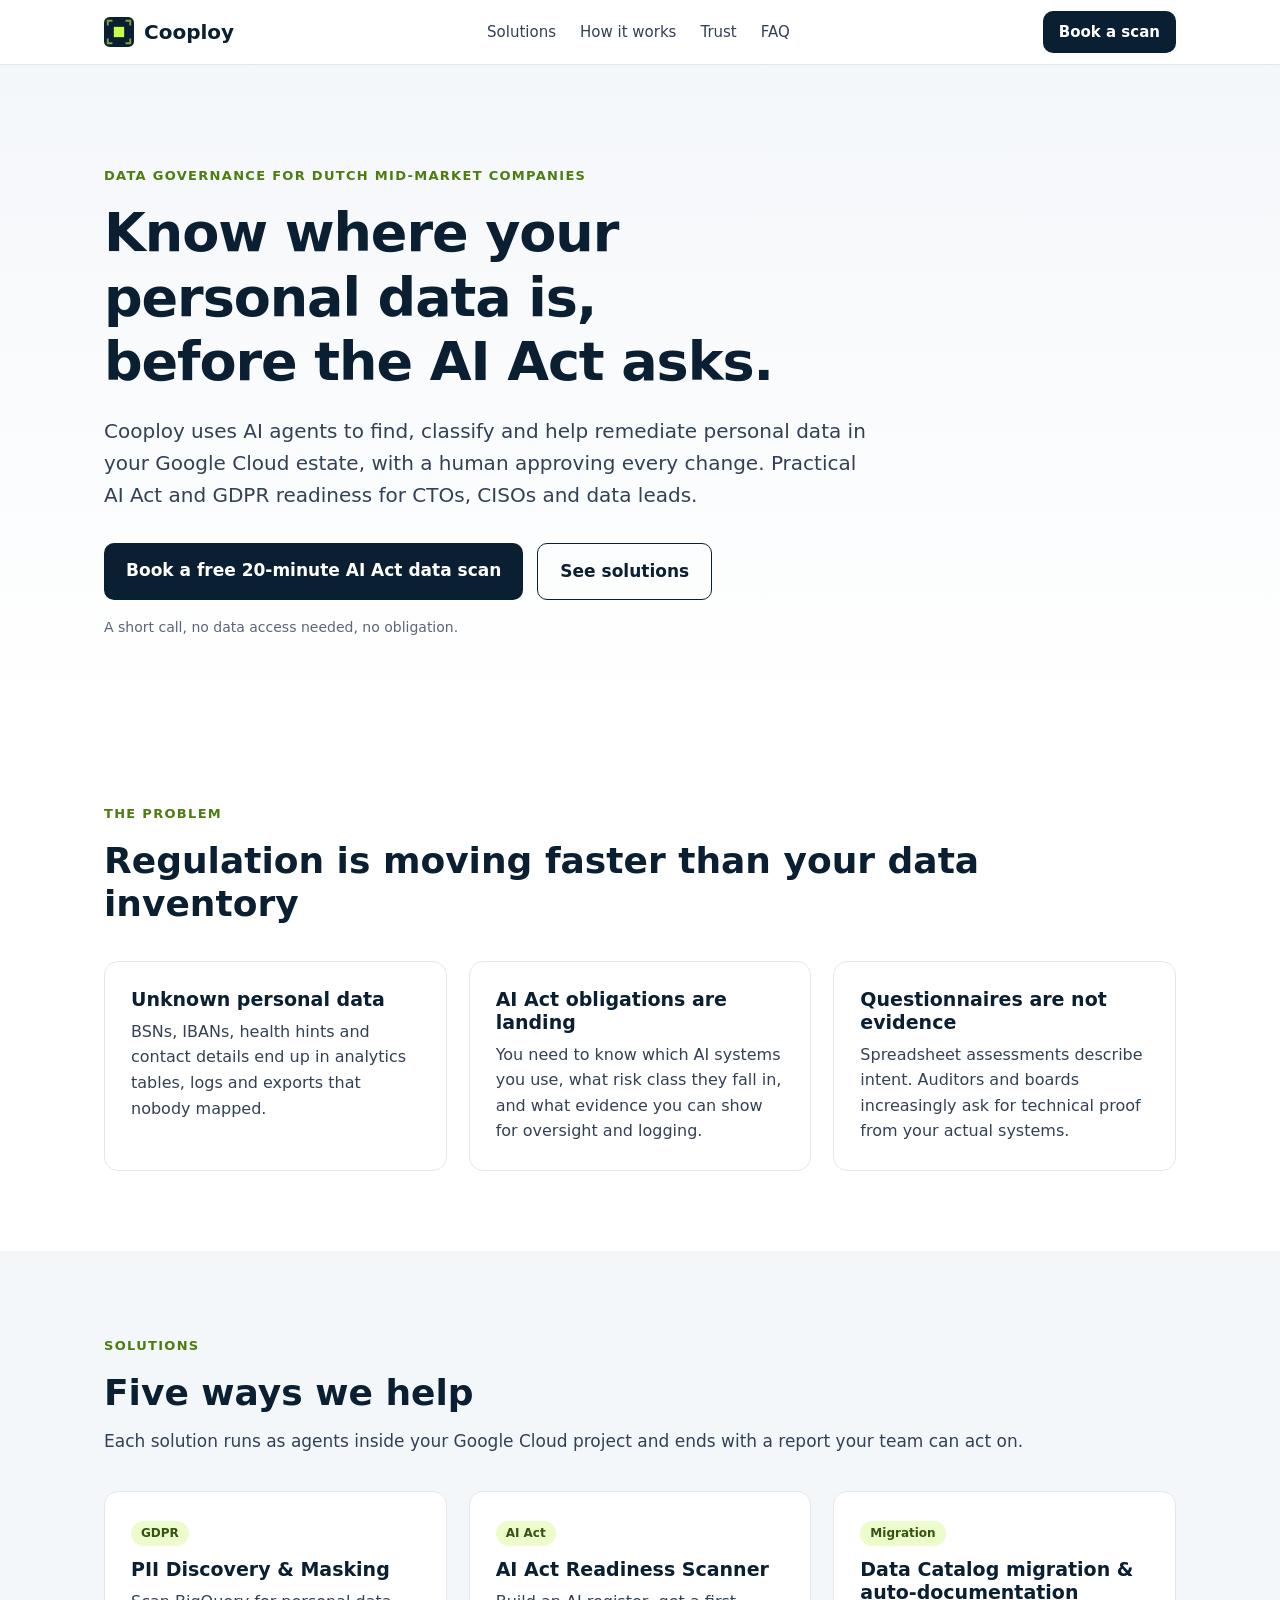
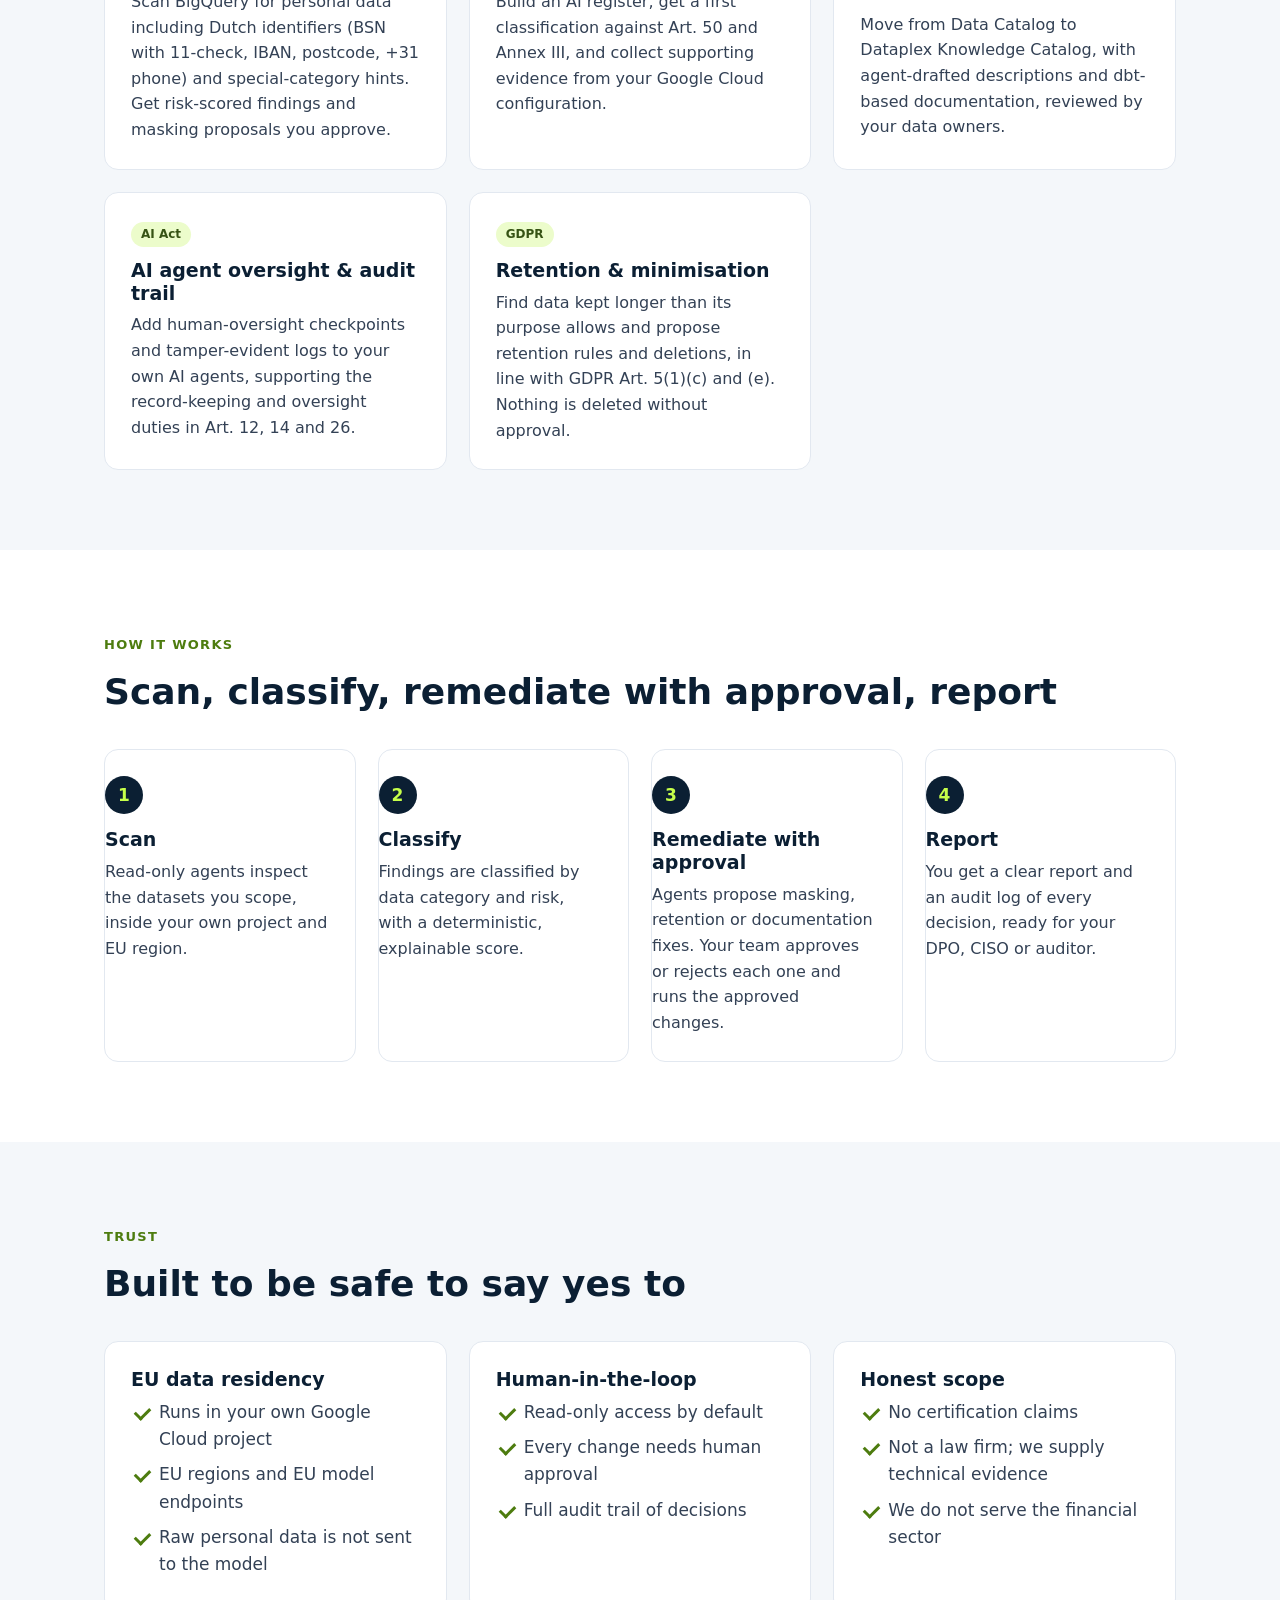
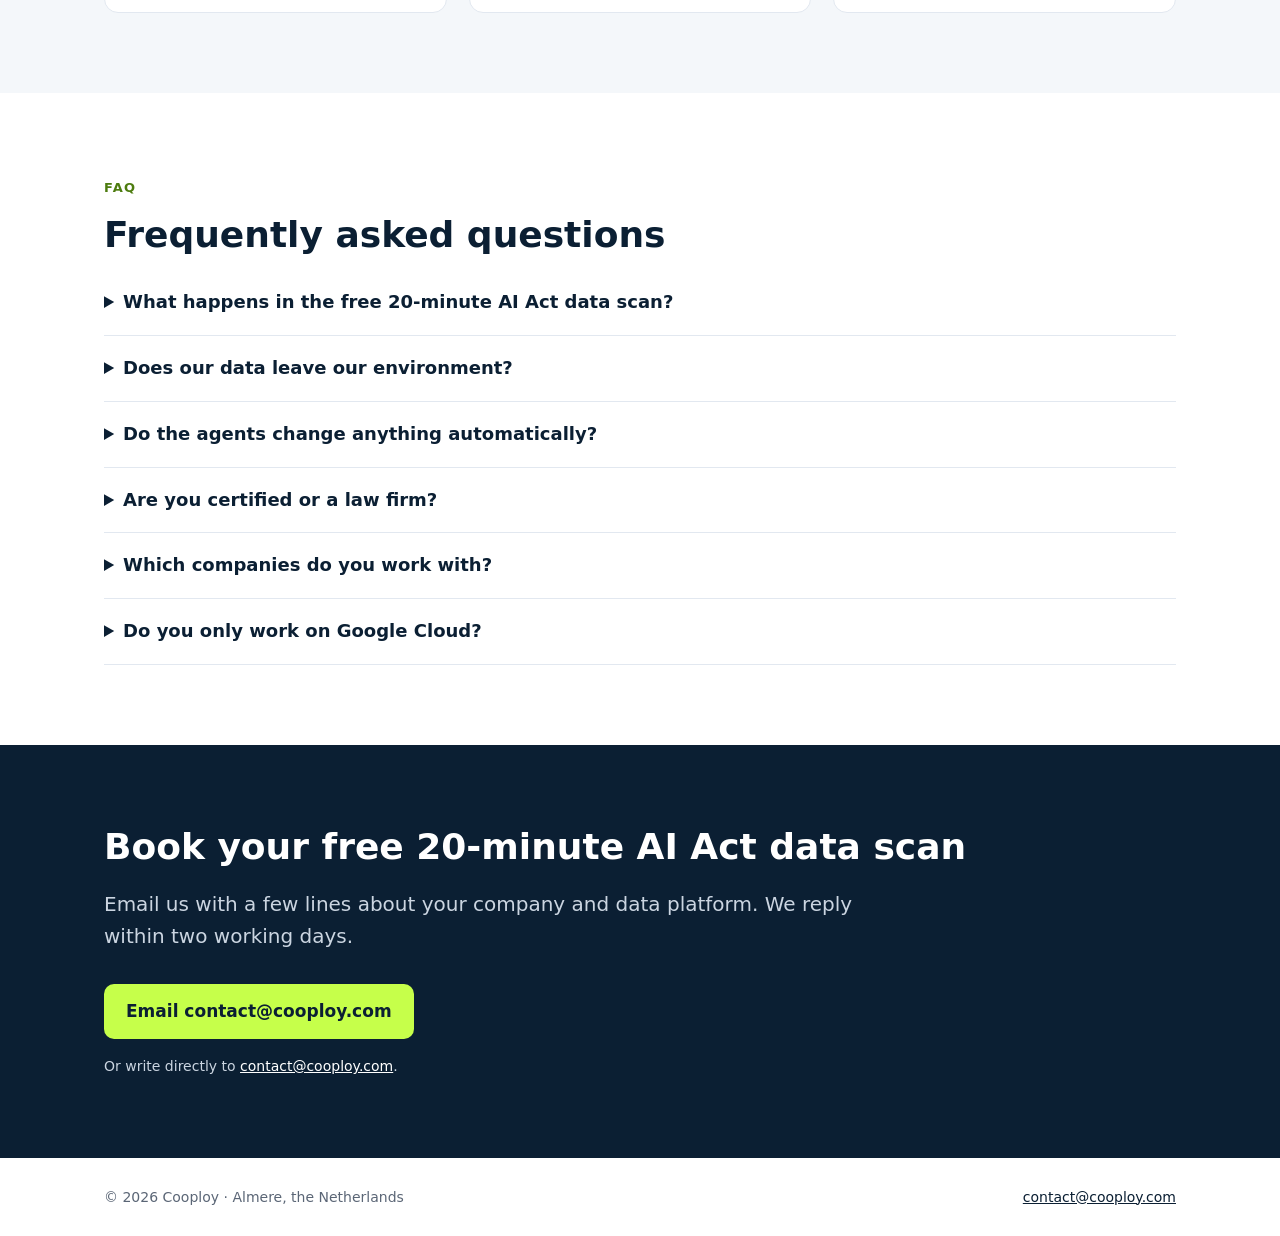
<file: index.html>
<!doctype html>
<html lang="en">
<head>
<meta charset="utf-8">
<meta name="viewport" content="width=device-width, initial-scale=1">
<title>Cooploy | AI Act & GDPR data governance on Google Cloud (NL)</title>
<meta name="description" content="Cooploy helps Dutch mid-market companies get AI Act and GDPR ready: agent-based PII discovery and masking with human approval, AI Act readiness scans and dbt/Data Catalog migration on Google Cloud.">
<link rel="canonical" href="https://cooploy.com/">
<meta name="theme-color" content="#0B1F33">
<meta property="og:type" content="website">
<meta property="og:url" content="https://cooploy.com/">
<meta property="og:title" content="Cooploy | Agent-based data governance for Dutch mid-market companies">
<meta property="og:description" content="AI Act and GDPR readiness, PII discovery and masking with human approval, and data migration on Google Cloud. EU data residency, human-in-the-loop.">
<meta property="og:image" content="https://cooploy.com/og-image.png">
<meta property="og:locale" content="en_GB">
<meta name="twitter:card" content="summary_large_image">
<link rel="icon" href="favicon.svg" type="image/svg+xml">
<style>
:root{--ink:#0B1F33;--ink2:#334155;--mute:#5B6676;--bg:#fff;--soft:#F4F7FA;--line:#E2E8F0;--acc:#4D7C0F;--acc2:#C6FF4A;--r:14px}
*{box-sizing:border-box;margin:0;padding:0}
html{scroll-behavior:smooth}
body{font-family:system-ui,-apple-system,"Segoe UI",Roboto,Inter,sans-serif;color:var(--ink2);background:var(--bg);line-height:1.6;font-size:17px}
a{color:var(--ink)}
.wrap{max-width:1120px;margin:0 auto;padding:0 24px}
.skip{position:absolute;left:-999px}.skip:focus{left:12px;top:12px;background:#fff;padding:8px;z-index:9}
header{position:sticky;top:0;background:rgba(255,255,255,.95);border-bottom:1px solid var(--line);z-index:5}
.nav{display:flex;align-items:center;justify-content:space-between;height:64px}
.logo{display:flex;align-items:center;gap:10px;font-weight:800;font-size:20px;color:var(--ink);text-decoration:none}
.nav ul{display:flex;gap:24px;list-style:none}
.nav ul a{text-decoration:none;font-size:15px;color:var(--ink2)}
.btn{display:inline-block;background:var(--ink);color:#fff;text-decoration:none;font-weight:600;padding:14px 22px;border-radius:10px}
.btn:hover,.btn:focus{background:#16324F}
.btn.alt{background:transparent;color:var(--ink);border:1.5px solid var(--ink)}
.btn.sm{padding:9px 16px;font-size:15px}
h1,h2,h3{color:var(--ink);line-height:1.2}
h1{font-size:clamp(34px,5vw,54px);letter-spacing:-.02em;max-width:18ch}
h2{font-size:clamp(26px,3.4vw,36px);margin-bottom:14px}
h3{font-size:19px;margin-bottom:8px}
section{padding:80px 0}
.soft{background:var(--soft)}
.eyebrow{display:inline-block;font-size:13px;font-weight:700;letter-spacing:.1em;text-transform:uppercase;color:var(--acc);margin-bottom:14px}
.lead{font-size:20px;max-width:60ch;margin:20px 0 32px}
.hero{padding:96px 0 80px;background:linear-gradient(180deg,#F4F7FA,#fff)}
.cta{display:flex;gap:14px;flex-wrap:wrap}
.note{font-size:14px;color:var(--mute);margin-top:16px}
.grid{display:grid;gap:22px;grid-template-columns:repeat(auto-fit,minmax(280px,1fr));margin-top:36px}
.card{background:#fff;border:1px solid var(--line);border-radius:var(--r);padding:26px}
.card p{font-size:16px}
.tag{display:inline-block;font-size:12px;font-weight:600;background:#ECFCCB;color:#365314;border-radius:99px;padding:3px 10px;margin-bottom:12px}
.steps{counter-reset:s;list-style:none;grid-template-columns:repeat(auto-fit,minmax(220px,1fr))}
.steps li{counter-increment:s;position:relative;padding-left:0}
.steps li::before{content:counter(s);display:flex;align-items:center;justify-content:center;width:38px;height:38px;border-radius:50%;background:var(--ink);color:var(--acc2);font-weight:800;margin-bottom:14px}
.ticks{list-style:none;margin-top:8px}.ticks li{padding-left:28px;position:relative;margin:8px 0}
.ticks li::before{content:"";position:absolute;left:4px;top:8px;width:12px;height:7px;border-left:3px solid var(--acc);border-bottom:3px solid var(--acc);transform:rotate(-45deg)}
details{border-bottom:1px solid var(--line);padding:18px 0}
summary{cursor:pointer;font-weight:600;color:var(--ink);font-size:18px}
details p{margin-top:10px;max-width:75ch}
.contact{background:var(--ink);color:#CBD5E1}
.contact h2{color:#fff}.contact .btn{background:var(--acc2);color:var(--ink)}
.contact a.mail{color:#fff}
footer{padding:28px 0;font-size:14px;color:var(--mute)}
footer .wrap{display:flex;justify-content:space-between;flex-wrap:wrap;gap:12px}
@media(max-width:760px){.nav ul{display:none}section{padding:56px 0}.hero{padding:64px 0 56px}}
@media(prefers-reduced-motion:reduce){html{scroll-behavior:auto}}
</style>
<script type="application/ld+json">
{"@context":"https://schema.org","@graph":[
{"@type":"Organization","@id":"https://cooploy.com/#org","name":"Cooploy","url":"https://cooploy.com/","logo":"https://cooploy.com/favicon.svg","email":"contact@cooploy.com","founder":{"@type":"Person","name":"Alexandru Negrutz"},"address":{"@type":"PostalAddress","addressLocality":"Almere","addressCountry":"NL"}},
{"@type":"ProfessionalService","@id":"https://cooploy.com/#service","name":"Cooploy","url":"https://cooploy.com/","email":"contact@cooploy.com","parentOrganization":{"@id":"https://cooploy.com/#org"},"areaServed":{"@type":"Country","name":"Netherlands"},"address":{"@type":"PostalAddress","addressLocality":"Almere","addressCountry":"NL"},"description":"Agent-based data governance consultancy: AI Act and GDPR readiness, PII discovery and masking with human approval, and data migration on Google Cloud.","knowsAbout":["EU AI Act","GDPR","PII discovery","Data masking","Google Cloud","BigQuery","dbt","Data catalog"]},
{"@type":"FAQPage","mainEntity":[
{"@type":"Question","name":"What happens in the free 20-minute AI Act data scan?","acceptedAnswer":{"@type":"Answer","text":"A short video call. We go through where your company uses or plans to use AI, which data it touches, and which AI Act and GDPR questions are most likely to apply. You get a short written list of next steps. No data access is needed for this call."}},
{"@type":"Question","name":"Does our data leave our environment?","acceptedAnswer":{"@type":"Answer","text":"Scans are designed to run inside your own Google Cloud project, in EU regions. Detection runs on your side; the AI models receive metadata such as column names, categories and counts, not raw personal data."}},
{"@type":"Question","name":"Do the agents change anything automatically?","acceptedAnswer":{"@type":"Answer","text":"No. Agents propose findings and remediation scripts. A person on your team approves or rejects each one, and your team executes approved changes. Every decision is logged."}},
{"@type":"Question","name":"Are you certified or a law firm?","acceptedAnswer":{"@type":"Answer","text":"No. Cooploy is a technical consultancy, not a law firm or certification body. We provide technical evidence and remediation support that your legal, privacy and security teams can use."}},
{"@type":"Question","name":"Which companies do you work with?","acceptedAnswer":{"@type":"Answer","text":"Dutch mid-market companies running, or moving to, Google Cloud. We do not work with banks, insurers or other financial-sector organisations."}},
{"@type":"Question","name":"Do you only work on Google Cloud?","acceptedAnswer":{"@type":"Answer","text":"Our tooling is built for Google Cloud (BigQuery, Sensitive Data Protection, Dataplex, dbt). If your data lives elsewhere, the scan call is still useful and we will tell you honestly whether we are a good fit."}}
]}]}
</script>
</head>
<body>
<a class="skip" href="#main">Skip to content</a>
<header><div class="wrap nav">
<a class="logo" href="/" aria-label="Cooploy home"><img src="favicon.svg" width="30" height="30" alt="Cooploy logo">Cooploy</a>
<nav aria-label="Main"><ul><li><a href="#solutions">Solutions</a></li><li><a href="#how">How it works</a></li><li><a href="#trust">Trust</a></li><li><a href="#faq">FAQ</a></li></ul></nav>
<a class="btn sm" href="#contact">Book a scan</a>
</div></header>
<main id="main">
<section class="hero"><div class="wrap">
<span class="eyebrow">Data governance for Dutch mid-market companies</span>
<h1>Know where your personal data is, before the AI Act asks.</h1>
<p class="lead">Cooploy uses AI agents to find, classify and help remediate personal data in your Google Cloud estate, with a human approving every change. Practical AI Act and GDPR readiness for CTOs, CISOs and data leads.</p>
<div class="cta"><a class="btn" href="mailto:contact@cooploy.com?subject=Free%2020-minute%20AI%20Act%20data%20scan">Book a free 20-minute AI Act data scan</a><a class="btn alt" href="#solutions">See solutions</a></div>
<p class="note">A short call, no data access needed, no obligation.</p>
</div></section>

<section id="problem"><div class="wrap">
<span class="eyebrow">The problem</span>
<h2>Regulation is moving faster than your data inventory</h2>
<div class="grid">
<div class="card"><h3>Unknown personal data</h3><p>BSNs, IBANs, health hints and contact details end up in analytics tables, logs and exports that nobody mapped.</p></div>
<div class="card"><h3>AI Act obligations are landing</h3><p>You need to know which AI systems you use, what risk class they fall in, and what evidence you can show for oversight and logging.</p></div>
<div class="card"><h3>Questionnaires are not evidence</h3><p>Spreadsheet assessments describe intent. Auditors and boards increasingly ask for technical proof from your actual systems.</p></div>
</div></div></section>

<section id="solutions" class="soft"><div class="wrap">
<span class="eyebrow">Solutions</span>
<h2>Five ways we help</h2>
<p>Each solution runs as agents inside your Google Cloud project and ends with a report your team can act on.</p>
<div class="grid">
<article class="card"><span class="tag">GDPR</span><h3>PII Discovery & Masking</h3><p>Scan BigQuery for personal data including Dutch identifiers (BSN with 11-check, IBAN, postcode, +31 phone) and special-category hints. Get risk-scored findings and masking proposals you approve.</p></article>
<article class="card"><span class="tag">AI Act</span><h3>AI Act Readiness Scanner</h3><p>Build an AI register, get a first classification against Art. 50 and Annex III, and collect supporting evidence from your Google Cloud configuration.</p></article>
<article class="card"><span class="tag">Migration</span><h3>Data Catalog migration & auto-documentation</h3><p>Move from Data Catalog to Dataplex Knowledge Catalog, with agent-drafted descriptions and dbt-based documentation, reviewed by your data owners.</p></article>
<article class="card"><span class="tag">AI Act</span><h3>AI agent oversight & audit trail</h3><p>Add human-oversight checkpoints and tamper-evident logs to your own AI agents, supporting the record-keeping and oversight duties in Art. 12, 14 and 26.</p></article>
<article class="card"><span class="tag">GDPR</span><h3>Retention & minimisation</h3><p>Find data kept longer than its purpose allows and propose retention rules and deletions, in line with GDPR Art. 5(1)(c) and (e). Nothing is deleted without approval.</p></article>
</div></div></section>

<section id="how"><div class="wrap">
<span class="eyebrow">How it works</span>
<h2>Scan, classify, remediate with approval, report</h2>
<ol class="steps grid">
<li class="card"><h3>Scan</h3><p>Read-only agents inspect the datasets you scope, inside your own project and EU region.</p></li>
<li class="card"><h3>Classify</h3><p>Findings are classified by data category and risk, with a deterministic, explainable score.</p></li>
<li class="card"><h3>Remediate with approval</h3><p>Agents propose masking, retention or documentation fixes. Your team approves or rejects each one and runs the approved changes.</p></li>
<li class="card"><h3>Report</h3><p>You get a clear report and an audit log of every decision, ready for your DPO, CISO or auditor.</p></li>
</ol></div></section>

<section id="trust" class="soft"><div class="wrap">
<span class="eyebrow">Trust</span>
<h2>Built to be safe to say yes to</h2>
<div class="grid">
<div class="card"><h3>EU data residency</h3><ul class="ticks"><li>Runs in your own Google Cloud project</li><li>EU regions and EU model endpoints</li><li>Raw personal data is not sent to the model</li></ul></div>
<div class="card"><h3>Human-in-the-loop</h3><ul class="ticks"><li>Read-only access by default</li><li>Every change needs human approval</li><li>Full audit trail of decisions</li></ul></div>
<div class="card"><h3>Honest scope</h3><ul class="ticks"><li>No certification claims</li><li>Not a law firm; we supply technical evidence</li><li>We do not serve the financial sector</li></ul></div>
</div></div></section>

<section id="faq"><div class="wrap">
<span class="eyebrow">FAQ</span>
<h2>Frequently asked questions</h2>
<details><summary>What happens in the free 20-minute AI Act data scan?</summary><p>A short video call. We go through where your company uses or plans to use AI, which data it touches, and which AI Act and GDPR questions are most likely to apply. You get a short written list of next steps. No data access is needed for this call.</p></details>
<details><summary>Does our data leave our environment?</summary><p>Scans are designed to run inside your own Google Cloud project, in EU regions. Detection runs on your side; the AI models receive metadata such as column names, categories and counts, not raw personal data.</p></details>
<details><summary>Do the agents change anything automatically?</summary><p>No. Agents propose findings and remediation scripts. A person on your team approves or rejects each one, and your team executes approved changes. Every decision is logged.</p></details>
<details><summary>Are you certified or a law firm?</summary><p>No. Cooploy is a technical consultancy, not a law firm or certification body. We provide technical evidence and remediation support that your legal, privacy and security teams can use.</p></details>
<details><summary>Which companies do you work with?</summary><p>Dutch mid-market companies running, or moving to, Google Cloud. We do not work with banks, insurers or other financial-sector organisations.</p></details>
<details><summary>Do you only work on Google Cloud?</summary><p>Our tooling is built for Google Cloud (BigQuery, Sensitive Data Protection, Dataplex, dbt). If your data lives elsewhere, the scan call is still useful and we will tell you honestly whether we are a good fit.</p></details>
</div></section>

<section id="contact" class="contact"><div class="wrap">
<h2>Book your free 20-minute AI Act data scan</h2>
<p class="lead">Email us with a few lines about your company and data platform. We reply within two working days.</p>
<a class="btn" href="mailto:contact@cooploy.com?subject=Free%2020-minute%20AI%20Act%20data%20scan">Email contact@cooploy.com</a>
<p class="note" style="color:#CBD5E1">Or write directly to <a class="mail" href="mailto:contact@cooploy.com">contact@cooploy.com</a>.</p>
</div></section>
</main>
<footer><div class="wrap"><span>© 2026 Cooploy · Almere, the Netherlands</span><a href="mailto:contact@cooploy.com">contact@cooploy.com</a></div></footer>
</body>
</html>
</file>
